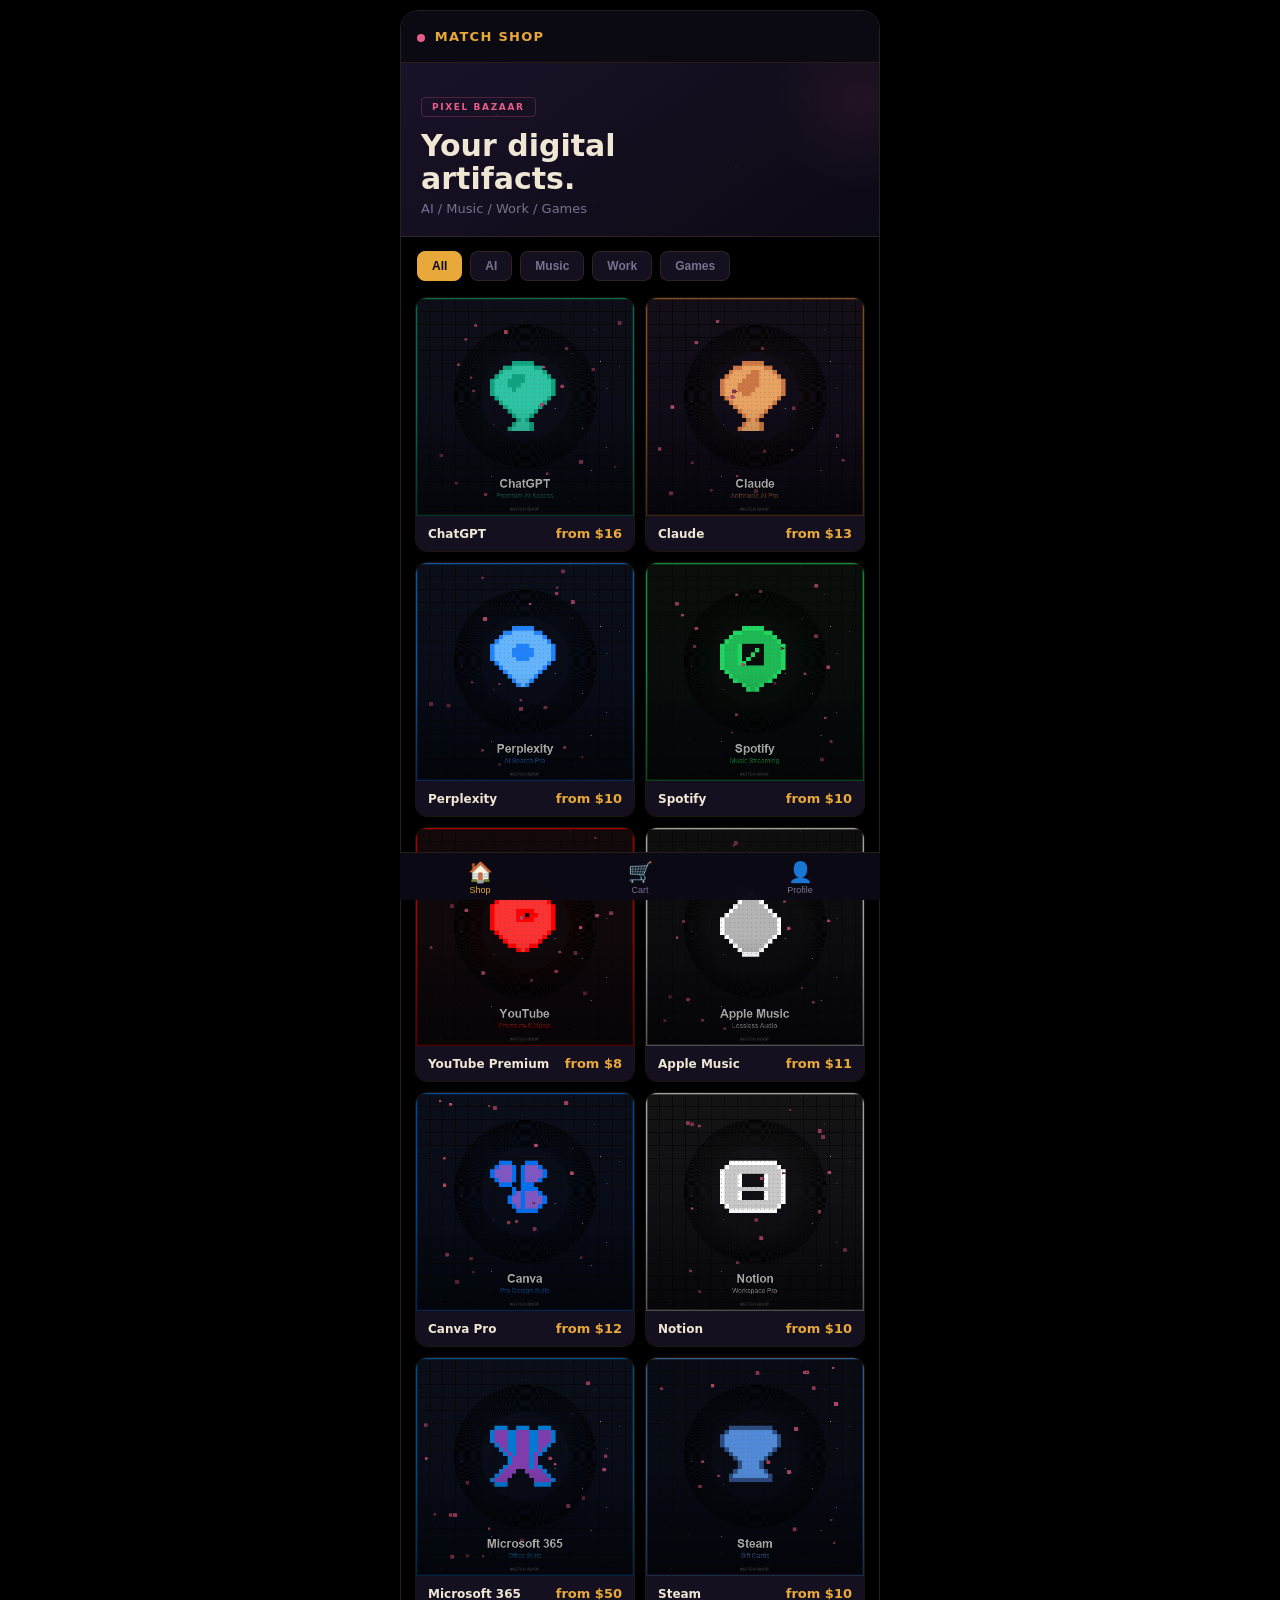
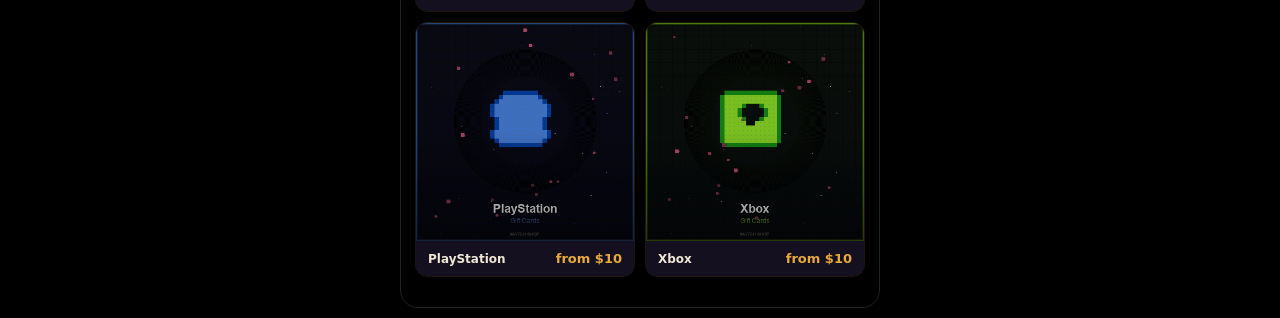
<file: webapp/index.html>
<!doctype html><html lang="ru"><head><meta charset="utf-8"><meta name="viewport" content="width=device-width,initial-scale=1,viewport-fit=cover"><title>MATCH SHOP</title><link rel="stylesheet" href="style.css"><script src="https://telegram.org/js/telegram-web-app.js"></script></head><body><div id="app">
<div id="view-home" class="view active"><div class="topbar"><div class="topbar-brand"><span class="sakura-dot"></span> MATCH SHOP</div></div><div class="hero"><div class="sakura-layer"></div><div class="hero-badge">PIXEL BAZAAR</div><h1>Your digital<br>artifacts.</h1><p>AI / Music / Work / Games</p></div><div class="tabs"><button class="tab active" data-cat="all" onclick="switchTab(this)">All</button><button class="tab" data-cat="ai" onclick="switchTab(this)">AI</button><button class="tab" data-cat="music" onclick="switchTab(this)">Music</button><button class="tab" data-cat="work" onclick="switchTab(this)">Work</button><button class="tab" data-cat="play" onclick="switchTab(this)">Games</button></div><div id="catalog" class="catalog"></div></div>
<div id="view-detail" class="view"><div class="topbar"><button class="topbar-back" onclick="goBack()">&#8592;</button><div class="topbar-brand">DETAIL</div><div style="width:36px"></div></div><div class="detail-img" id="d-hero"></div><div class="detail-body"><div class="detail-tag" id="d-tag"></div><h2 class="detail-name" id="d-name"></h2><p class="detail-desc" id="d-desc"></p><div class="detail-info"><div class="info-box"><span class="info-label">Duration</span><span class="info-val" id="d-dur"></span></div><div class="info-box"><span class="info-label">Format</span><span class="info-val" id="d-fmt"></span></div></div><div class="detail-bottom"><div class="detail-price" id="d-price">$0</div><button class="btn-gold" onclick="addToCart()">Add to cart</button></div></div></div>
<div id="view-tier" class="view"><div class="topbar"><button class="topbar-back" onclick="goBack()">&#8592;</button><div class="topbar-brand">SELECT PLAN</div><div style="width:36px"></div></div><div id="tier-hero" class="detail-img"></div><div id="tier-list" class="list-wrap"></div></div>
<div id="view-cart2" class="view"><div class="topbar"><button class="topbar-back" onclick="goBack()">&#8592;</button><div class="topbar-brand">Cart</div><div style="width:36px"></div></div><div id="cart-list2" class="list-wrap"></div><div id="cart-empty2" class="empty"><div class="empty-icon">&#128722;</div><p>Cart is empty</p></div><div id="cart-footer2" class="footer-bar hidden"><div class="footer-total"><span>Total</span><span id="cart-total-val2">$0</span></div><button class="btn-gold full" onclick="showPay2()">Checkout</button></div></div>
<div id="view-pay" class="view"><div class="topbar"><button class="topbar-back" onclick="goBack()">&#8592;</button><div class="topbar-brand">Payment</div><div style="width:36px"></div></div><div class="list-wrap"><div class="amount-box"><span>To pay</span><span id="pay-total">$0</span></div><button class="pay-btn" onclick="openCardPay()"><span class="pay-ic">&#128179;</span><div><strong>Card</strong><span>Visa / Mastercard &rarr; USDT</span></div></button>
<button class="pay-btn" onclick="doPay('cryptobot')"><span class="pay-ic">&#128172;</span><div><strong>CryptoBot</strong><span>In Telegram / USDT</span></div></button><p class="pay-note">Card converts to crypto. Works worldwide.</p></div></div>
<div id="view-confirm" class="view"><div class="confirm-body"><div class="confirm-icon">&#10004;</div><h2>Order placed!</h2><p>We will contact you in Telegram.</p><button class="btn-gold" onclick="navTo('home')">Back to shop</button></div></div>
<div id="view-history" class="view"><div class="topbar"><button class="topbar-back" onclick="goBack()">&#8592;</button><div class="topbar-brand">History</div><div style="width:36px"></div></div><div id="history-list" class="list-wrap"></div><div id="history-empty" class="empty"><div class="empty-icon">&#128196;</div><p>No purchases yet</p></div></div>
<div id="view-settings" class="view"><div class="topbar"><button class="topbar-back" onclick="goBack()">&#8592;</button><div class="topbar-brand">Settings</div><div style="width:36px"></div></div><div class="list-wrap"><div class="set-row" onclick="navTo('support')"><span class="set-ic">&#128172;</span><div><strong>Support</strong><span>Get help with your order</span></div><span class="set-arrow">&#8594;</span></div><div class="set-row"><span class="set-ic">&#127760;</span><div><strong>Language</strong><span>English</span></div></div><div class="set-row"><span class="set-ic">&#128274;</span><div><strong>Privacy</strong><span>Data protection</span></div></div><div class="set-row"><span class="set-ic">&#128221;</span><div><strong>Terms</strong><span>Terms of service</span></div></div></div></div>
<div id="view-support" class="view"><div class="topbar"><button class="topbar-back" onclick="goBack()">&#8592;</button><div class="topbar-brand">Support</div><div style="width:36px"></div></div><div class="list-wrap"><div class="support-ic">&#128736;</div><h3 style="text-align:center;margin-bottom:4px">Need help?</h3><p style="text-align:center;color:var(--muted);font-size:12px;margin-bottom:16px">Contact us directly</p><a class="support-btn" href="https://t.me/matchshopbot" target="_blank">&#128172; Write to Support</a><div class="faq"><div class="faq-q" onclick="toggleFaq(this)"><span>How to pay?</span><span>&#8595;</span></div><div class="faq-a hidden">Pick item, add to cart, choose payment. Card converts to crypto automatically.</div><div class="faq-q" onclick="toggleFaq(this)"><span>When do I get my order?</span><span>&#8595;</span></div><div class="faq-a hidden">Most orders delivered within 5-30 minutes after payment.</div><div class="faq-q" onclick="toggleFaq(this)"><span>Refund policy?</span><span>&#8595;</span></div><div class="faq-a hidden">Contact support with order ID within 24 hours for refund requests.</div></div></div></div>
<div id="view-profile" class="view"><div class="topbar"><div class="topbar-brand">Profile</div></div><div class="profile-wrap"><div class="profile-av" id="p-av"></div><div class="profile-name" id="p-name">User</div><div class="stats-row"><div class="stat-box"><span class="stat-val" id="p-orders">0</span><span class="stat-lbl">Orders</span></div><div class="stat-box"><span class="stat-val" id="p-cb">$0</span><span class="stat-lbl">Cashback</span></div></div><div class="ref-card"><div class="ref-title">&#127942; Referral Program</div><p class="ref-desc">Invite friends - get 5% cashback on their orders</p><div class="ref-link"><span id="ref-code">---</span><button class="btn-copy" onclick="copyRef()">Copy</button></div><div class="stats-row"><div class="stat-box"><span class="stat-val" id="p-refs">0</span><span class="stat-lbl">Invited</span></div><div class="stat-box"><span class="stat-val" id="p-ref-e">$0</span><span class="stat-lbl">Earned</span></div></div></div><div class="profile-menu"><div class="pm-row" onclick="navTo('history')"><span>&#128196;</span><span>Purchase History</span><span>&#8594;</span></div><div class="pm-row" onclick="navTo('settings')"><span>&#9881;&#65039;</span><span>Settings</span><span>&#8594;</span></div></div></div></div>
<div class="bottomnav"><button class="nav-item active" data-view="home" onclick="navTo('home')"><span class="nav-ic">&#127968;</span><span>Shop</span></button><button class="nav-item" data-view="cart2" onclick="navTo('cart2')"><span class="nav-ic">&#128722;</span><span>Cart</span><span class="nav-badge hidden" id="nav-badge">0</span></button><button class="nav-item" data-view="profile" onclick="navTo('profile')"><span class="nav-ic">&#128100;</span><span>Profile</span></button></div>
</div><script src="app.js"></script></body></html>
</file>
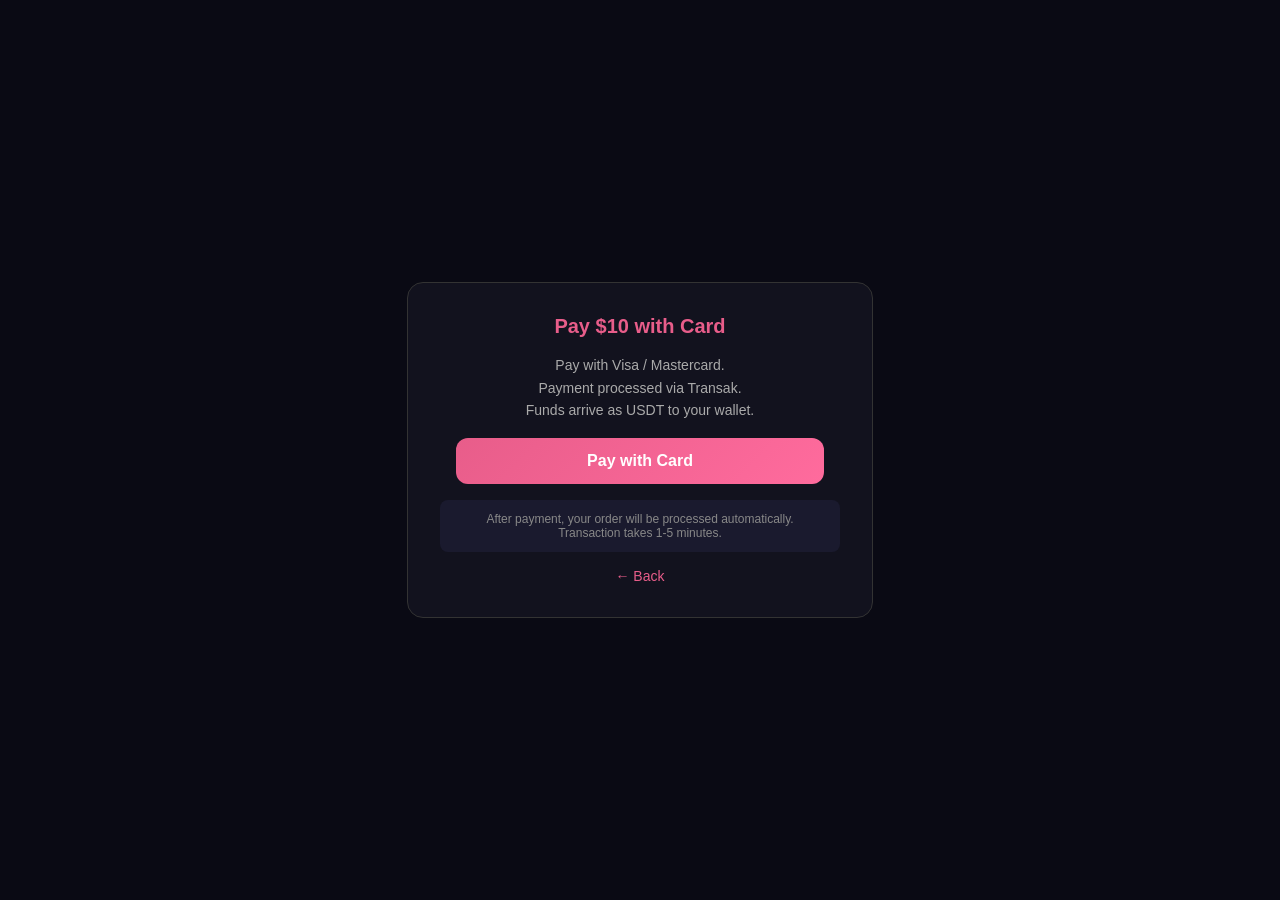
<file: webapp/pay-card.html>
<!DOCTYPE html>
<html><head><meta charset="utf-8"><meta name="viewport" content="width=device-width,initial-scale=1">
<title>Card Payment - MATCH SHOP</title>
<style>
body{margin:0;padding:0;background:#0a0a14;color:#fff;font-family:sans-serif;display:flex;justify-content:center;align-items:center;min-height:100vh;}
.box{background:#12121e;border:1px solid #333;border-radius:16px;padding:32px;max-width:400px;width:90%;text-align:center;}
h2{margin:0 0 16px;font-size:20px;color:#e85d8a;}
p{color:#aaa;font-size:14px;line-height:1.6;}
.btn{display:block;margin:16px auto;padding:14px 24px;background:linear-gradient(135deg,#e85d8a,#ff6b9d);color:#fff;border:none;border-radius:12px;font-size:16px;font-weight:bold;cursor:pointer;text-decoration:none;width:80%;}
.btn:hover{opacity:0.9;}
.info{margin-top:16px;padding:12px;background:#1a1a2e;border-radius:8px;font-size:12px;color:#888;}
.back{color:#e85d8a;text-decoration:none;font-size:14px;display:inline-block;margin-top:16px;}
</style></head><body>
<div class="box">
<h2>&#128179; Card Payment</h2>
<p>Pay with Visa / Mastercard.<br>Payment processed via Transak.<br>Funds arrive as USDT to your wallet.</p>
<a class="btn" id="payBtn" href="#">Pay with Card</a>
<div class="info">After payment, your order will be processed automatically.<br>Transaction takes 1-5 minutes.</div>
<a class="back" href="javascript:history.back()">&#8592; Back</a>
</div>
<script>
const params = new URLSearchParams(window.location.search);
const amount = params.get("amount") || "10";
const orderId = params.get("order") || "";
const wallet = params.get("wallet") || "TON";
// Transak config - replace YOUR_PARTNER_ID with your Transak partner ID
const transakUrl = `https://global.transak.com/?apiKey=YOUR_PARTNER_ID&defaultCryptoCurrency=${wallet}&fiatAmount=${amount}&orderId=${orderId}&redirectUrl=${encodeURIComponent(window.location.origin)}`;
document.getElementById("payBtn").href = transakUrl;
document.querySelector("h2").textContent = `Pay $${amount} with Card`;
</script>
</body></html>
</file>
<file: webapp/style.css>
*{box-sizing:border-box;margin:0;padding:0}
:root{--bg:#0c0a14;--card:#151020;--gold:#e8a93a;--pink:#e85d8a;--txt:#f0e6d4;--muted:#7a7090;--border:rgba(232,169,58,0.12);--r:12px;--sakura:rgba(232,93,138,0.06)}
body{background:var(--bg);color:var(--txt);font-family:system-ui,-apple-system,sans-serif;overflow-x:hidden;padding-bottom:68px}
#app{max-width:480px;margin:0 auto;min-height:100vh}
.view{display:none;min-height:100vh;padding-bottom:20px}.view.active{display:block}
.topbar{position:sticky;top:0;z-index:100;display:flex;align-items:center;justify-content:space-between;height:52px;padding:0 16px;background:rgba(12,10,20,0.94);backdrop-filter:blur(12px);border-bottom:1px solid var(--border)}
.topbar-brand{font-weight:700;font-size:13px;letter-spacing:.1em;color:var(--gold)}
.sakura-dot{display:inline-block;width:8px;height:8px;border-radius:50%;background:var(--pink);margin-right:4px;vertical-align:middle}
.topbar-back{background:none;border:none;color:var(--gold);font-size:22px;cursor:pointer;width:36px}
.hidden{display:none!important}
.hero{padding:32px 20px 20px;background:linear-gradient(145deg,#1a1228 0%,#0c0a14 100%);border-bottom:1px solid var(--border);position:relative;overflow:hidden}
.hero::before{content:'';position:absolute;top:-30%;right:-15%;width:180px;height:180px;background:radial-gradient(circle,rgba(232,93,138,0.08),transparent 70%);pointer-events:none}
.sakura-layer{position:absolute;inset:0;background-image:radial-gradient(2px 2px at 20% 30%,rgba(232,93,138,0.15),transparent),radial-gradient(2px 2px at 70% 60%,rgba(232,93,138,0.1),transparent),radial-gradient(1px 1px at 40% 80%,rgba(232,93,138,0.12),transparent),radial-gradient(2px 2px at 85% 20%,rgba(232,93,138,0.08),transparent);animation:sakuraDrift 20s linear infinite;pointer-events:none}
@keyframes sakuraDrift{0%{transform:translateY(0)}100%{transform:translateY(-30px)}}
.hero-badge{display:inline-block;font-size:9px;font-weight:700;letter-spacing:.18em;color:var(--pink);border:1px solid rgba(232,93,138,0.25);border-radius:4px;padding:4px 10px;margin-bottom:12px}
.hero h1{font-size:30px;font-weight:800;line-height:1.1;margin-bottom:6px}
.hero p{font-size:13px;color:var(--muted)}
.tabs{display:flex;gap:8px;padding:14px 16px 6px;overflow-x:auto;scrollbar-width:none}.tabs::-webkit-scrollbar{display:none}
.tab{white-space:nowrap;border:1px solid var(--border);background:var(--card);color:var(--muted);border-radius:8px;padding:7px 14px;font-size:12px;font-weight:600;cursor:pointer;transition:all .2s}
.tab.active{background:var(--gold);color:#0c0a14;border-color:var(--gold)}
.catalog{padding:10px 14px;display:grid;grid-template-columns:1fr 1fr;gap:10px}
.product{border-radius:var(--r);overflow:hidden;cursor:pointer;border:1px solid var(--border);transition:transform .15s;position:relative}
.product:active{transform:scale(.96)}
.product-img{width:100%;aspect-ratio:1;display:flex;flex-direction:column;align-items:center;justify-content:center;position:relative;overflow:hidden}
.product-img::after{content:'';position:absolute;inset:0;background:linear-gradient(to bottom,transparent 50%,rgba(0,0,0,0.5));pointer-events:none}
.product-emoji{font-size:44px;z-index:1;filter:drop-shadow(0 2px 8px rgba(0,0,0,0.5))}
.product-label{font-size:13px;font-weight:700;color:#fff;z-index:1;text-shadow:0 1px 6px rgba(0,0,0,0.6);margin-top:4px}
.product-bottom{padding:10px 12px;display:flex;justify-content:space-between;align-items:center;background:var(--card)}
.product-name{font-size:12px;font-weight:600}.product-price{font-size:13px;font-weight:700;color:var(--gold)}
.pg-chatgpt{background:linear-gradient(135deg,#0e3a2a,#081c14)}.pg-claude{background:linear-gradient(135deg,#3a2810,#1e1408)}.pg-perplexity{background:linear-gradient(135deg,#0e2e2c,#061614)}.pg-spotify{background:linear-gradient(135deg,#0e2e14,#061608)}.pg-yt{background:linear-gradient(135deg,#3a0e0e,#1e0606)}.pg-apple{background:linear-gradient(135deg,#3a1418,#1e080a)}.pg-canva{background:linear-gradient(135deg,#20103a,#100820)}.pg-notion{background:linear-gradient(135deg,#3a3a30,#1e1e18)}.pg-m365{background:linear-gradient(135deg,#0e283a,#061420)}.pg-steam{background:linear-gradient(135deg,#141e28,#0a1014)}.pg-psn{background:linear-gradient(135deg,#0e143a,#060a20)}.pg-xbox{background:linear-gradient(135deg,#0e2a10,#061408)}
.detail-img{width:100%;aspect-ratio:1.4;display:flex;flex-direction:column;align-items:center;justify-content:center;position:relative}
.detail-img::after{content:'';position:absolute;inset:0;background:linear-gradient(to bottom,transparent 40%,rgba(0,0,0,0.5));pointer-events:none}
.detail-img .product-emoji{font-size:64px}.detail-img .product-label{font-size:18px}
.detail-body{padding:18px 16px}
.detail-tag{font-size:9px;font-weight:700;letter-spacing:.15em;color:var(--pink);border:1px solid rgba(232,93,138,0.25);display:inline-block;padding:3px 8px;border-radius:4px;margin-bottom:10px}
.detail-name{font-size:22px;font-weight:700;margin-bottom:6px}
.detail-desc{font-size:13px;color:var(--muted);line-height:1.5;margin-bottom:18px}
.detail-info{display:grid;grid-template-columns:1fr 1fr;gap:8px;margin-bottom:20px}
.info-box{padding:12px;background:var(--card);border:1px solid var(--border);border-radius:var(--r)}
.info-label{display:block;font-size:9px;font-weight:700;letter-spacing:.1em;color:var(--muted);margin-bottom:3px;text-transform:uppercase}
.info-val{font-size:13px;font-weight:600}
.detail-bottom{display:flex;align-items:center;justify-content:space-between}
.detail-price{font-size:26px;font-weight:800}
.btn-gold{background:var(--gold);color:#0c0a14;border:none;border-radius:var(--r);padding:13px 24px;font-size:14px;font-weight:700;cursor:pointer}.btn-gold:active{transform:scale(.95)}.btn-gold.full{width:100%;padding:16px;font-size:15px}
.tier-card{display:flex;align-items:center;gap:12px;padding:14px;background:var(--card);border:1px solid var(--border);border-radius:var(--r);cursor:pointer}.tier-card:active{border-color:var(--gold)}
.tier-ic{font-size:24px;width:36px;text-align:center;flex-shrink:0}
.tier-info{flex:1}.tier-info strong{font-size:14px;display:block;margin-bottom:1px}.tier-info span{font-size:11px;color:var(--muted);line-height:1.3}
.tier-price{font-size:16px;font-weight:700;color:var(--gold);white-space:nowrap}
.list-wrap{padding:14px;display:grid;gap:10px}
.empty{text-align:center;padding:60px 20px}.empty-icon{font-size:42px;margin-bottom:12px;opacity:.3}.empty p{font-size:15px;color:var(--muted)}
.cart-item{display:flex;align-items:center;gap:12px;padding:12px;background:var(--card);border:1px solid var(--border);border-radius:var(--r)}
.cart-item-img{width:44px;height:44px;border-radius:8px;display:flex;align-items:center;justify-content:center;font-size:20px;flex-shrink:0}
.cart-item-info{flex:1;min-width:0}.cart-item-info h4{font-size:13px;font-weight:600;margin-bottom:1px}.cart-item-info p{font-size:11px;color:var(--muted)}
.cart-item-right{display:flex;align-items:center;gap:8px}
.cart-item-price{font-size:13px;font-weight:700;color:var(--gold)}
.cart-item-del{background:none;border:1px solid rgba(200,60,60,0.3);color:#c83c3c;width:26px;height:26px;border-radius:50%;font-size:11px;cursor:pointer;display:flex;align-items:center;justify-content:center}
.footer-bar{position:fixed;bottom:68px;left:50%;transform:translateX(-50%);width:100%;max-width:480px;background:rgba(12,10,20,0.96);backdrop-filter:blur(12px);border-top:1px solid var(--border);padding:14px}
.footer-total{display:flex;justify-content:space-between;align-items:center;margin-bottom:10px;font-size:13px;color:var(--muted)}
#cart-total-val2{font-size:18px;font-weight:700;color:var(--txt)}
.amount-box{display:flex;justify-content:space-between;align-items:center;padding:16px;background:var(--card);border:1px solid var(--border);border-radius:var(--r);margin-bottom:14px;font-size:13px;color:var(--muted)}
#pay-total{font-size:20px;font-weight:700;color:var(--txt)}
.pay-btn{display:flex;align-items:center;gap:12px;padding:16px;background:var(--card);border:1px solid var(--border);border-radius:var(--r);cursor:pointer;text-align:left;color:var(--txt);width:100%;margin-bottom:8px}.pay-btn:active{border-color:var(--gold)}
.pay-ic{font-size:26px;width:36px;text-align:center;flex-shrink:0}
.pay-btn div{display:flex;flex-direction:column;gap:1px}.pay-btn strong{font-size:14px}.pay-btn span{font-size:11px;color:var(--muted)}
.pay-note{font-size:10px;color:var(--muted);text-align:center;margin-top:8px}
.confirm-body{text-align:center;padding:80px 24px 32px}
.confirm-icon{width:72px;height:72px;border-radius:50%;background:var(--gold);color:#0c0a14;font-size:32px;display:flex;align-items:center;justify-content:center;margin:0 auto 20px;animation:pulse 2s infinite}
@keyframes pulse{0%,100%{box-shadow:0 0 0 0 rgba(232,169,58,0.3)}50%{box-shadow:0 0 0 16px rgba(232,169,58,0)}}
.confirm-body h2{font-size:22px;margin-bottom:6px}.confirm-body p{font-size:13px;color:var(--muted);margin-bottom:24px}
.history-item{padding:14px;background:var(--card);border:1px solid var(--border);border-radius:var(--r)}
.history-top{display:flex;justify-content:space-between;margin-bottom:6px}
.history-date{font-size:11px;color:var(--muted)}.history-total{font-size:14px;font-weight:700;color:var(--gold)}
.history-items{font-size:12px;color:var(--muted)}.history-cb{font-size:11px;color:var(--pink);margin-top:4px}
.set-row{display:flex;align-items:center;gap:12px;padding:16px;background:var(--card);border:1px solid var(--border);border-radius:var(--r);cursor:pointer}.set-row:active{border-color:var(--gold)}
.set-ic{font-size:22px;width:32px;text-align:center}.set-row div{flex:1;display:flex;flex-direction:column;gap:1px}.set-row strong{font-size:14px}.set-row span{font-size:11px;color:var(--muted)}
.set-arrow{color:var(--muted);font-size:14px}
.support-ic{text-align:center;font-size:48px;margin:20px 0 10px}
.support-btn{display:block;text-align:center;padding:16px;background:var(--gold);color:#0c0a14;border-radius:var(--r);text-decoration:none;font-size:15px;font-weight:700;margin-bottom:20px}
.faq{display:grid;gap:8px}
.faq-q{display:flex;justify-content:space-between;align-items:center;padding:14px;background:var(--card);border:1px solid var(--border);border-radius:var(--r);cursor:pointer;font-size:13px;font-weight:600}
.faq-a{padding:0 14px 14px;font-size:12px;color:var(--muted);line-height:1.5;background:var(--card);border-radius:0 0 var(--r) var(--r);margin-top:-8px}
.profile-wrap{padding:20px 16px}
.profile-av{width:72px;height:72px;border-radius:50%;background:linear-gradient(135deg,var(--gold),var(--pink));margin:0 auto 10px;display:flex;align-items:center;justify-content:center;font-size:32px;font-weight:700;color:#0c0a14}
.profile-name{text-align:center;font-size:17px;font-weight:700;margin-bottom:16px}
.stats-row{display:grid;grid-template-columns:1fr 1fr;gap:8px;margin-bottom:16px}
.stat-box{padding:14px;background:var(--card);border:1px solid var(--border);border-radius:var(--r);text-align:center}
.stat-val{display:block;font-size:18px;font-weight:700;color:var(--gold);margin-bottom:2px}
.stat-lbl{font-size:10px;color:var(--muted)}
.ref-card{padding:18px;background:var(--card);border:1px solid var(--border);border-radius:var(--r);margin-bottom:16px}
.ref-title{font-size:15px;font-weight:700;margin-bottom:4px}
.ref-desc{font-size:12px;color:var(--muted);margin-bottom:12px;line-height:1.4}
.ref-link{display:flex;align-items:center;justify-content:space-between;padding:10px 12px;background:var(--bg);border:1px solid var(--border);border-radius:8px;margin-bottom:12px}
#ref-code{font-size:12px;font-weight:600;color:var(--gold);font-family:monospace}
.btn-copy{background:var(--gold);color:#0c0a14;border:none;border-radius:6px;padding:6px 12px;font-size:11px;font-weight:700;cursor:pointer}
.profile-menu{display:grid;gap:8px}
.pm-row{display:flex;align-items:center;gap:10px;padding:14px;background:var(--card);border:1px solid var(--border);border-radius:var(--r);cursor:pointer;font-size:14px}.pm-row:active{border-color:var(--gold)}
.pm-row span:first-child{font-size:18px}.pm-row span:nth-child(2){flex:1;font-weight:600}.pm-row span:last-child{color:var(--muted);font-size:14px}
.bottomnav{position:fixed;bottom:0;left:50%;transform:translateX(-50%);width:100%;max-width:480px;display:flex;background:rgba(12,10,20,0.96);backdrop-filter:blur(12px);border-top:1px solid var(--border);z-index:200;padding-bottom:env(safe-area-inset-bottom,0px)}
.nav-item{flex:1;display:flex;flex-direction:column;align-items:center;padding:7px 0 5px;background:none;border:none;color:var(--muted);font-size:9px;cursor:pointer;position:relative}
.nav-item.active{color:var(--gold)}
.nav-ic{font-size:20px;margin-bottom:1px}
.nav-badge{position:absolute;top:1px;right:calc(50% - 18px);background:var(--pink);color:#fff;font-size:8px;font-weight:700;min-width:15px;height:15px;border-radius:8px;display:flex;align-items:center;justify-content:center;padding:0 3px}
.view{animation:fadeUp .2s ease}
@keyframes fadeUp{from{opacity:0;transform:translateY(8px)}to{opacity:1;transform:none}}
@media(min-width:600px){body{background:#000;padding:10px}#app{border-radius:18px;overflow:hidden;border:1px solid #222}}
</file>
